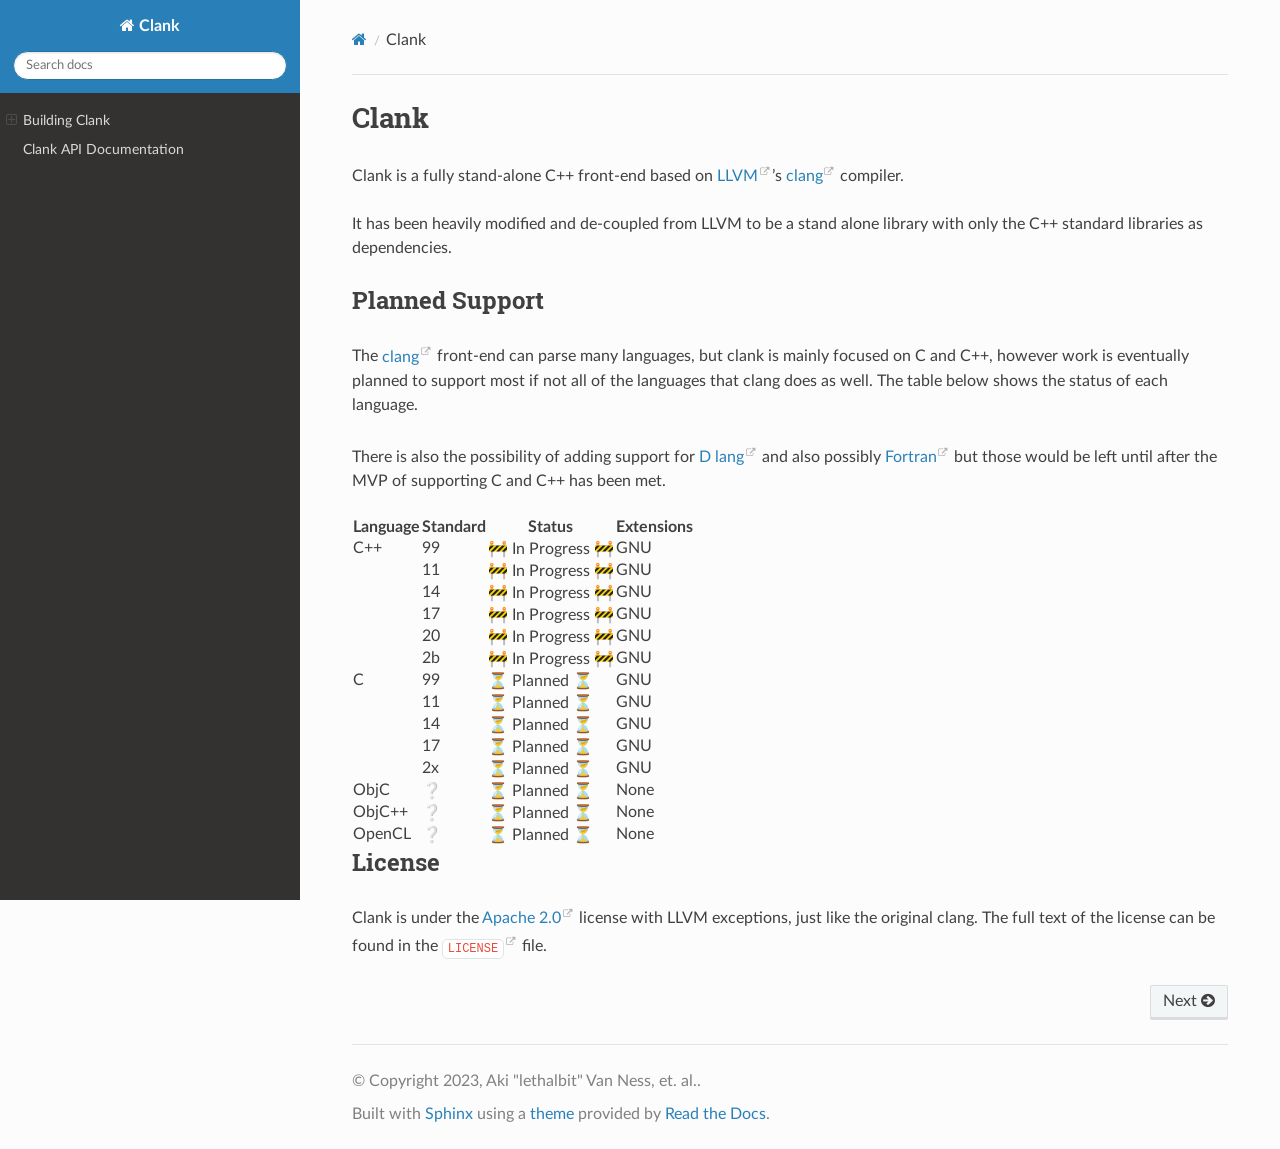
<file: index.html>
<!DOCTYPE html>
<html class="writer-html5" lang="en" >
<head>
  <meta charset="utf-8" /><meta name="generator" content="Docutils 0.18.1: http://docutils.sourceforge.net/" />

  <meta name="viewport" content="width=device-width, initial-scale=1.0" />
  <title>Clank &mdash; Clank 0.0.0 documentation</title>
      <link rel="stylesheet" href="_static/pygments.css" type="text/css" />
      <link rel="stylesheet" href="_static/css/styles.css" type="text/css" />
      <link rel="stylesheet" href="_static/graphviz.css" type="text/css" />
      <link rel="stylesheet" href="_static/platformpicker.css" type="text/css" />
      <link rel="stylesheet" href="_static/css/styles.css" type="text/css" />
    <link rel="canonical" href="https://lethalbit.github.io/clank/index.html" />
  <!--[if lt IE 9]>
    <script src="_static/js/html5shiv.min.js"></script>
  <![endif]-->
  
        <script data-url_root="./" id="documentation_options" src="_static/documentation_options.js"></script>
        <script src="_static/jquery.js"></script>
        <script src="_static/underscore.js"></script>
        <script src="_static/_sphinx_javascript_frameworks_compat.js"></script>
        <script src="_static/doctools.js"></script>
        <script src="_static/sphinx_highlight.js"></script>
        <script src="_static/platformpicker.js"></script>
        <script src="_static/js/mermaid.min.js"></script>
        <script>mermaid.initialize({startOnLoad:true});</script>
    <script src="_static/js/theme.js"></script>
    <link rel="index" title="Index" href="genindex.html" />
    <link rel="search" title="Search" href="search.html" />
    <link rel="next" title="Building Clank" href="building.html" /> 
</head>

<body class="wy-body-for-nav"> 
  <div class="wy-grid-for-nav">
    <nav data-toggle="wy-nav-shift" class="wy-nav-side">
      <div class="wy-side-scroll">
        <div class="wy-side-nav-search" >

          
          
          <a href="#" class="icon icon-home">
            Clank
          </a>
<div role="search">
  <form id="rtd-search-form" class="wy-form" action="search.html" method="get">
    <input type="text" name="q" placeholder="Search docs" aria-label="Search docs" />
    <input type="hidden" name="check_keywords" value="yes" />
    <input type="hidden" name="area" value="default" />
  </form>
</div>
        </div><div class="wy-menu wy-menu-vertical" data-spy="affix" role="navigation" aria-label="Navigation menu">
              <ul>
<li class="toctree-l1"><a class="reference internal" href="building.html">Building Clank</a><ul>
<li class="toctree-l2"><a class="reference internal" href="building.html#system-requirements">System Requirements</a></li>
<li class="toctree-l2"><a class="reference internal" href="building.html#configuring">Configuring</a></li>
<li class="toctree-l2"><a class="reference internal" href="building.html#building">Building</a></li>
<li class="toctree-l2"><a class="reference internal" href="building.html#notes-to-package-maintainers">Notes to Package Maintainers</a></li>
</ul>
</li>
<li class="toctree-l1"><a class="reference internal" href="api/index.html">Clank API Documentation</a></li>
</ul>

        </div>
      </div>
    </nav>

    <section data-toggle="wy-nav-shift" class="wy-nav-content-wrap"><nav class="wy-nav-top" aria-label="Mobile navigation menu" >
          <i data-toggle="wy-nav-top" class="fa fa-bars"></i>
          <a href="#">Clank</a>
      </nav>

      <div class="wy-nav-content">
        <div class="rst-content style-external-links">
          <div role="navigation" aria-label="Page navigation">
  <ul class="wy-breadcrumbs">
      <li><a href="#" class="icon icon-home" aria-label="Home"></a></li>
      <li class="breadcrumb-item active">Clank</li>
      <li class="wy-breadcrumbs-aside">
      </li>
  </ul>
  <hr/>
</div>
          <div role="main" class="document" itemscope="itemscope" itemtype="http://schema.org/Article">
           <div itemprop="articleBody">
             
  <div class="toctree-wrapper compound">
</div>
<section id="clank">
<h1>Clank<a class="headerlink" href="#clank" title="Permalink to this heading"></a></h1>
<p>Clank is a fully stand-alone C++ front-end based on <a class="reference external" href="https://llvm.org/">LLVM</a>’s <a class="reference external" href="https://clang.llvm.org/">clang</a> compiler.</p>
<p>It has been heavily modified and de-coupled from LLVM to be a stand alone library with only the C++ standard libraries as dependencies.</p>
<section id="planned-support">
<h2>Planned Support<a class="headerlink" href="#planned-support" title="Permalink to this heading"></a></h2>
<p>The <a class="reference external" href="https://clang.llvm.org/">clang</a> front-end can parse many languages, but clank is mainly focused on C and C++, however work is eventually planned to support most if not all of the languages that clang does as well. The table below shows the status of each language.</p>
<p>There is also the possibility of adding support for <a class="reference external" href="https://github.com/ldc-developers/ldc">D lang</a> and also possibly <a class="reference external" href="https://flang.llvm.org/docs/">Fortran</a> but those would be left until after the MVP of supporting C and C++ has been met.</p>
<table>
	<thead>
		<tr>
			<th>Language</th>
			<th>Standard</th>
			<th>Status</th>
	  		<th>Extensions</th>
		</tr>
	</thead>
	<tbody>
	<tr>
	  <td rowspan="6">C++</td>
	  <td>99</td>
	  <td>🚧 In Progress 🚧</td>
	  <td>GNU</td>
	</tr>
	<tr>
	  <td>11</td>
	  <td>🚧 In Progress 🚧</td>
	  <td>GNU</td>
	</tr>
	<tr>
	  <td>14</td>
	  <td>🚧 In Progress 🚧</td>
	  <td>GNU</td>
	</tr>
	<tr>
	  <td>17</td>
	  <td>🚧 In Progress 🚧</td>
	  <td>GNU</td>
	</tr>
	<tr>
	  <td>20</td>
	  <td>🚧 In Progress 🚧</td>
	  <td>GNU</td>
	</tr>
	<tr>
	  <td>2b</td>
	  <td>🚧 In Progress 🚧</td>
	  <td>GNU</td>
	</tr>
	<tr>
	  <td rowspan="5">C</td>
	  <td>99</td>
	  <td>⏳ Planned ⏳</td>
	  <td>GNU</td>
	</tr>
	<tr>
	  <td>11</td>
	  <td>⏳ Planned ⏳</td>
	  <td>GNU</td>
	</tr>
	<tr>
	  <td>14</td>
	  <td>⏳ Planned ⏳</td>
	  <td>GNU</td>
	</tr>
	<tr>
	  <td>17</td>
	  <td>⏳ Planned ⏳</td>
	  <td>GNU</td>
	</tr>
	<tr>
	  <td>2x</td>
	  <td>⏳ Planned ⏳</td>
	  <td>GNU</td>
	</tr>
	<tr>
	  <td rowspan="1">ObjC</td>
	  <td>❔</td>
	  <td>⏳ Planned ⏳</td>
	  <td>None</td>
	</tr>
	<tr>
	  <td rowspan="1">ObjC++</td>
	  <td>❔</td>
	  <td>⏳ Planned ⏳</td>
	  <td>None</td>
	</tr>
	<tr>
	  <td rowspan="1">OpenCL</td>
	  <td>❔</td>
	  <td>⏳ Planned ⏳</td>
	  <td>None</td>
	</tr>
	</tbody>
</table>
</section>
<section id="license">
<h2>License<a class="headerlink" href="#license" title="Permalink to this heading"></a></h2>
<p>Clank is under the <a class="reference external" href="https://spdx.org/licenses/Apache-2.0.html">Apache 2.0</a> license with LLVM exceptions, just like the original clang. The full text of the license can be found in the <a class="reference external" href="https://github.com/lethalbit/clank/blob/main/LICENSE"><code class="docutils literal notranslate"><span class="pre">LICENSE</span></code></a> file.</p>
</section>
</section>


           </div>
          </div>
          <footer><div class="rst-footer-buttons" role="navigation" aria-label="Footer">
        <a href="building.html" class="btn btn-neutral float-right" title="Building Clank" accesskey="n" rel="next">Next <span class="fa fa-arrow-circle-right" aria-hidden="true"></span></a>
    </div>

  <hr/>

  <div role="contentinfo">
    <p>&#169; Copyright 2023, Aki &#34;lethalbit&#34; Van Ness, et. al..</p>
  </div>

  Built with <a href="https://www.sphinx-doc.org/">Sphinx</a> using a
    <a href="https://github.com/readthedocs/sphinx_rtd_theme">theme</a>
    provided by <a href="https://readthedocs.org">Read the Docs</a>.
   

</footer>
        </div>
      </div>
    </section>
  </div>
  <script>
      jQuery(function () {
          SphinxRtdTheme.Navigation.enable(true);
      });
  </script> 

</body>
</html>
</file>
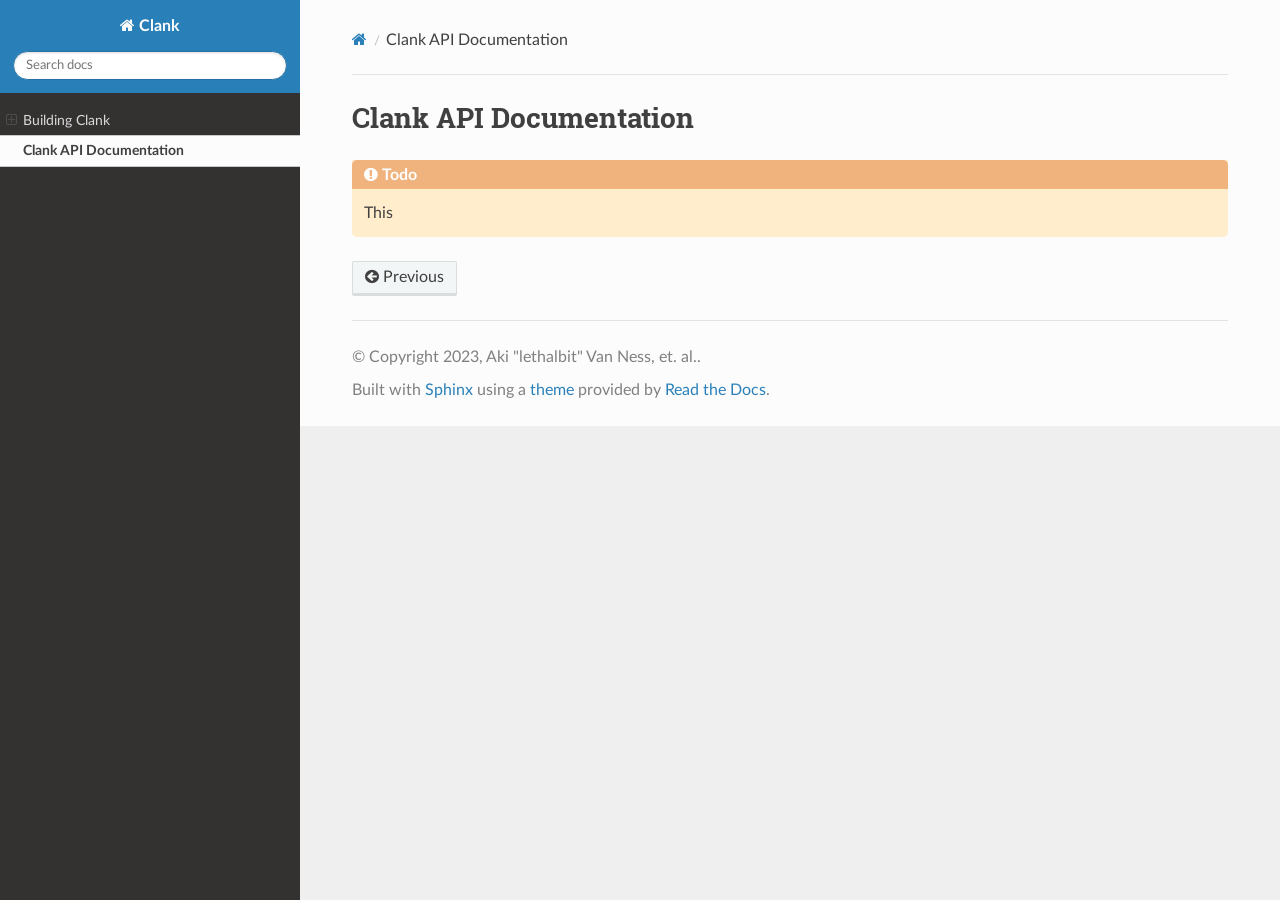
<file: api/index.html>
<!DOCTYPE html>
<html class="writer-html5" lang="en" >
<head>
  <meta charset="utf-8" /><meta name="generator" content="Docutils 0.18.1: http://docutils.sourceforge.net/" />

  <meta name="viewport" content="width=device-width, initial-scale=1.0" />
  <title>Clank API Documentation &mdash; Clank 0.0.0 documentation</title>
      <link rel="stylesheet" href="../_static/pygments.css" type="text/css" />
      <link rel="stylesheet" href="../_static/css/styles.css" type="text/css" />
      <link rel="stylesheet" href="../_static/graphviz.css" type="text/css" />
      <link rel="stylesheet" href="../_static/platformpicker.css" type="text/css" />
      <link rel="stylesheet" href="../_static/css/styles.css" type="text/css" />
    <link rel="canonical" href="https://lethalbit.github.io/clank/api/index.html" />
  <!--[if lt IE 9]>
    <script src="../_static/js/html5shiv.min.js"></script>
  <![endif]-->
  
        <script data-url_root="../" id="documentation_options" src="../_static/documentation_options.js"></script>
        <script src="../_static/jquery.js"></script>
        <script src="../_static/underscore.js"></script>
        <script src="../_static/_sphinx_javascript_frameworks_compat.js"></script>
        <script src="../_static/doctools.js"></script>
        <script src="../_static/sphinx_highlight.js"></script>
        <script src="../_static/platformpicker.js"></script>
        <script src="../_static/js/mermaid.min.js"></script>
        <script>mermaid.initialize({startOnLoad:true});</script>
    <script src="../_static/js/theme.js"></script>
    <link rel="index" title="Index" href="../genindex.html" />
    <link rel="search" title="Search" href="../search.html" />
    <link rel="prev" title="Building Clank" href="../building.html" /> 
</head>

<body class="wy-body-for-nav"> 
  <div class="wy-grid-for-nav">
    <nav data-toggle="wy-nav-shift" class="wy-nav-side">
      <div class="wy-side-scroll">
        <div class="wy-side-nav-search" >

          
          
          <a href="../index.html" class="icon icon-home">
            Clank
          </a>
<div role="search">
  <form id="rtd-search-form" class="wy-form" action="../search.html" method="get">
    <input type="text" name="q" placeholder="Search docs" aria-label="Search docs" />
    <input type="hidden" name="check_keywords" value="yes" />
    <input type="hidden" name="area" value="default" />
  </form>
</div>
        </div><div class="wy-menu wy-menu-vertical" data-spy="affix" role="navigation" aria-label="Navigation menu">
              <ul class="current">
<li class="toctree-l1"><a class="reference internal" href="../building.html">Building Clank</a><ul>
<li class="toctree-l2"><a class="reference internal" href="../building.html#system-requirements">System Requirements</a></li>
<li class="toctree-l2"><a class="reference internal" href="../building.html#configuring">Configuring</a></li>
<li class="toctree-l2"><a class="reference internal" href="../building.html#building">Building</a></li>
<li class="toctree-l2"><a class="reference internal" href="../building.html#notes-to-package-maintainers">Notes to Package Maintainers</a></li>
</ul>
</li>
<li class="toctree-l1 current"><a class="current reference internal" href="#">Clank API Documentation</a></li>
</ul>

        </div>
      </div>
    </nav>

    <section data-toggle="wy-nav-shift" class="wy-nav-content-wrap"><nav class="wy-nav-top" aria-label="Mobile navigation menu" >
          <i data-toggle="wy-nav-top" class="fa fa-bars"></i>
          <a href="../index.html">Clank</a>
      </nav>

      <div class="wy-nav-content">
        <div class="rst-content style-external-links">
          <div role="navigation" aria-label="Page navigation">
  <ul class="wy-breadcrumbs">
      <li><a href="../index.html" class="icon icon-home" aria-label="Home"></a></li>
      <li class="breadcrumb-item active">Clank API Documentation</li>
      <li class="wy-breadcrumbs-aside">
      </li>
  </ul>
  <hr/>
</div>
          <div role="main" class="document" itemscope="itemscope" itemtype="http://schema.org/Article">
           <div itemprop="articleBody">
             
  <div class="toctree-wrapper compound">
</div>
<section id="clank-api-documentation">
<h1>Clank API Documentation<a class="headerlink" href="#clank-api-documentation" title="Permalink to this heading"></a></h1>
<div class="admonition-todo admonition" id="id1">
<p class="admonition-title">Todo</p>
<p>This</p>
</div>
</section>


           </div>
          </div>
          <footer><div class="rst-footer-buttons" role="navigation" aria-label="Footer">
        <a href="../building.html" class="btn btn-neutral float-left" title="Building Clank" accesskey="p" rel="prev"><span class="fa fa-arrow-circle-left" aria-hidden="true"></span> Previous</a>
    </div>

  <hr/>

  <div role="contentinfo">
    <p>&#169; Copyright 2023, Aki &#34;lethalbit&#34; Van Ness, et. al..</p>
  </div>

  Built with <a href="https://www.sphinx-doc.org/">Sphinx</a> using a
    <a href="https://github.com/readthedocs/sphinx_rtd_theme">theme</a>
    provided by <a href="https://readthedocs.org">Read the Docs</a>.
   

</footer>
        </div>
      </div>
    </section>
  </div>
  <script>
      jQuery(function () {
          SphinxRtdTheme.Navigation.enable(true);
      });
  </script> 

</body>
</html>
</file>
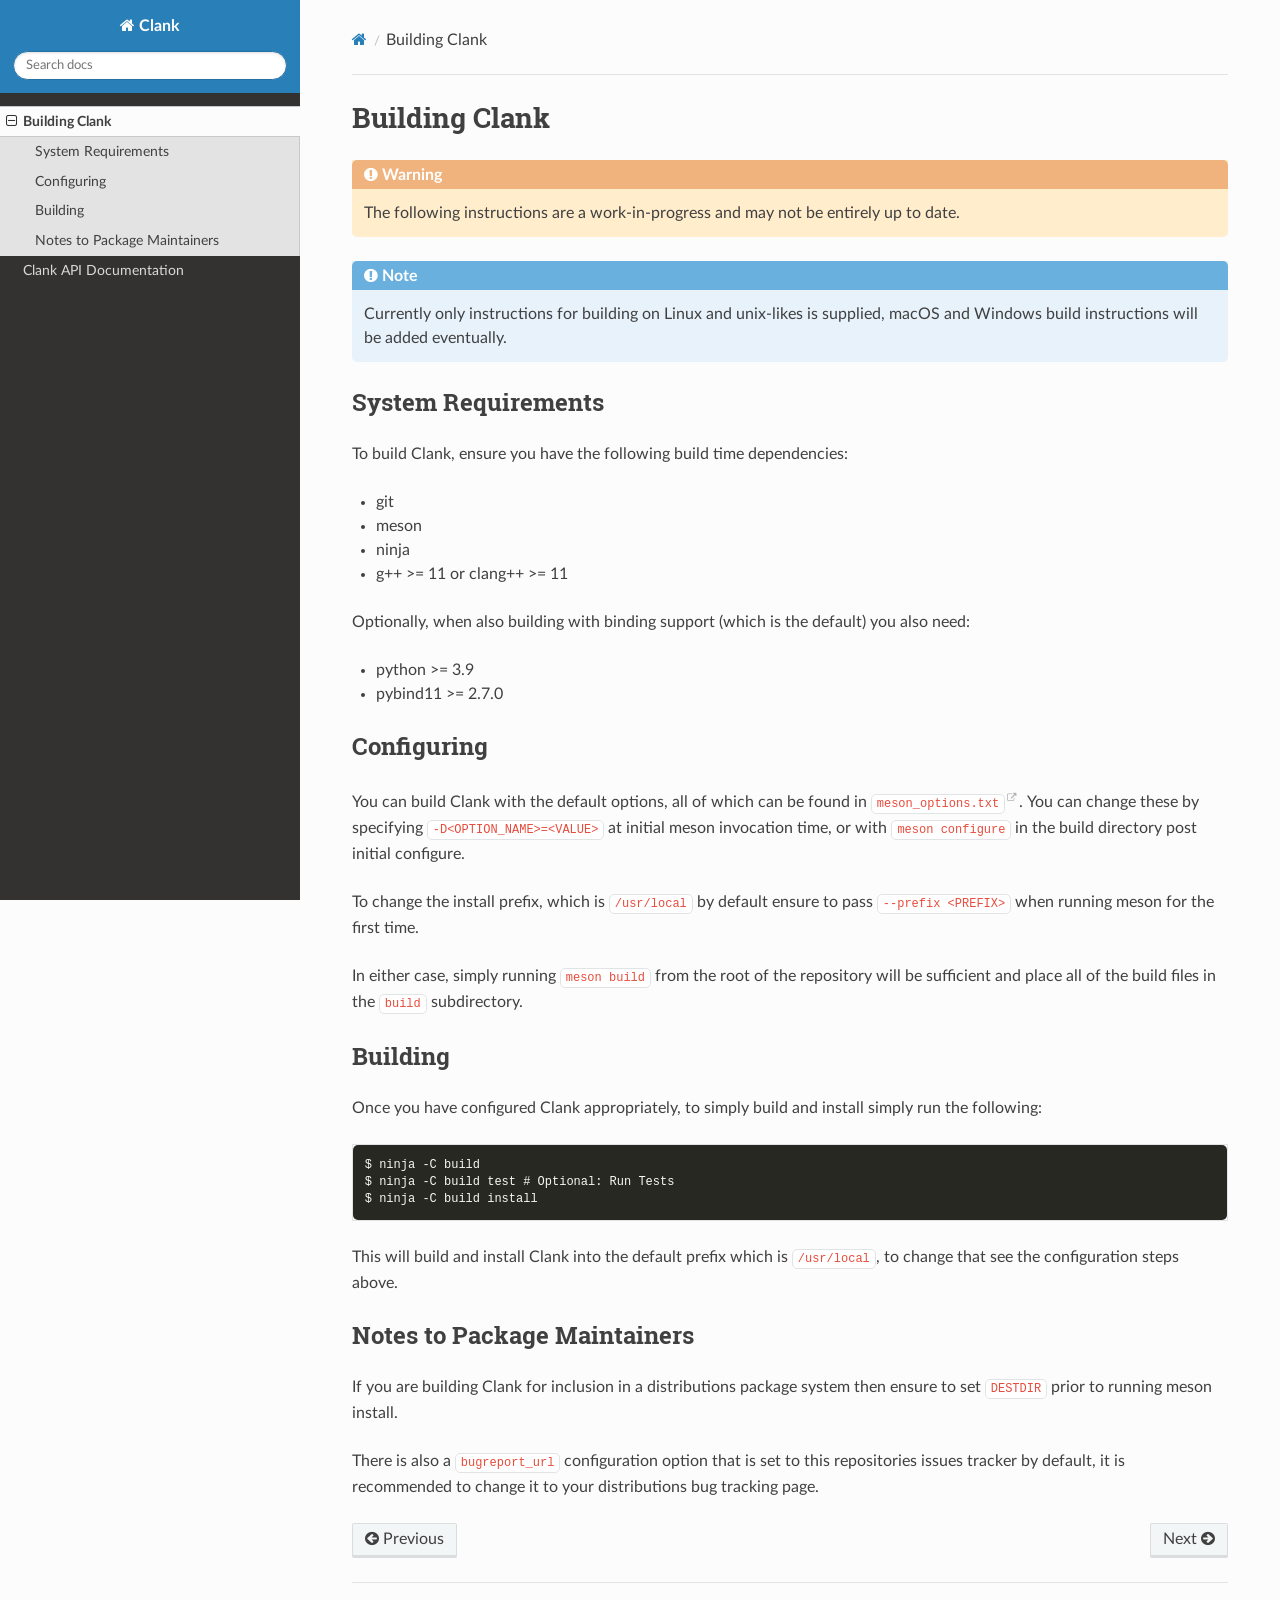
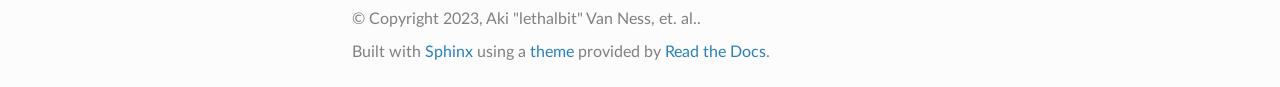
<file: building.html>
<!DOCTYPE html>
<html class="writer-html5" lang="en" >
<head>
  <meta charset="utf-8" /><meta name="generator" content="Docutils 0.18.1: http://docutils.sourceforge.net/" />

  <meta name="viewport" content="width=device-width, initial-scale=1.0" />
  <title>Building Clank &mdash; Clank 0.0.0 documentation</title>
      <link rel="stylesheet" href="_static/pygments.css" type="text/css" />
      <link rel="stylesheet" href="_static/css/styles.css" type="text/css" />
      <link rel="stylesheet" href="_static/graphviz.css" type="text/css" />
      <link rel="stylesheet" href="_static/platformpicker.css" type="text/css" />
      <link rel="stylesheet" href="_static/css/styles.css" type="text/css" />
    <link rel="canonical" href="https://lethalbit.github.io/clank/building.html" />
  <!--[if lt IE 9]>
    <script src="_static/js/html5shiv.min.js"></script>
  <![endif]-->
  
        <script data-url_root="./" id="documentation_options" src="_static/documentation_options.js"></script>
        <script src="_static/jquery.js"></script>
        <script src="_static/underscore.js"></script>
        <script src="_static/_sphinx_javascript_frameworks_compat.js"></script>
        <script src="_static/doctools.js"></script>
        <script src="_static/sphinx_highlight.js"></script>
        <script src="_static/platformpicker.js"></script>
        <script src="_static/js/mermaid.min.js"></script>
        <script>mermaid.initialize({startOnLoad:true});</script>
    <script src="_static/js/theme.js"></script>
    <link rel="index" title="Index" href="genindex.html" />
    <link rel="search" title="Search" href="search.html" />
    <link rel="next" title="Clank API Documentation" href="api/index.html" />
    <link rel="prev" title="Clank" href="index.html" /> 
</head>

<body class="wy-body-for-nav"> 
  <div class="wy-grid-for-nav">
    <nav data-toggle="wy-nav-shift" class="wy-nav-side">
      <div class="wy-side-scroll">
        <div class="wy-side-nav-search" >

          
          
          <a href="index.html" class="icon icon-home">
            Clank
          </a>
<div role="search">
  <form id="rtd-search-form" class="wy-form" action="search.html" method="get">
    <input type="text" name="q" placeholder="Search docs" aria-label="Search docs" />
    <input type="hidden" name="check_keywords" value="yes" />
    <input type="hidden" name="area" value="default" />
  </form>
</div>
        </div><div class="wy-menu wy-menu-vertical" data-spy="affix" role="navigation" aria-label="Navigation menu">
              <ul class="current">
<li class="toctree-l1 current"><a class="current reference internal" href="#">Building Clank</a><ul>
<li class="toctree-l2"><a class="reference internal" href="#system-requirements">System Requirements</a></li>
<li class="toctree-l2"><a class="reference internal" href="#configuring">Configuring</a></li>
<li class="toctree-l2"><a class="reference internal" href="#building">Building</a></li>
<li class="toctree-l2"><a class="reference internal" href="#notes-to-package-maintainers">Notes to Package Maintainers</a></li>
</ul>
</li>
<li class="toctree-l1"><a class="reference internal" href="api/index.html">Clank API Documentation</a></li>
</ul>

        </div>
      </div>
    </nav>

    <section data-toggle="wy-nav-shift" class="wy-nav-content-wrap"><nav class="wy-nav-top" aria-label="Mobile navigation menu" >
          <i data-toggle="wy-nav-top" class="fa fa-bars"></i>
          <a href="index.html">Clank</a>
      </nav>

      <div class="wy-nav-content">
        <div class="rst-content style-external-links">
          <div role="navigation" aria-label="Page navigation">
  <ul class="wy-breadcrumbs">
      <li><a href="index.html" class="icon icon-home" aria-label="Home"></a></li>
      <li class="breadcrumb-item active">Building Clank</li>
      <li class="wy-breadcrumbs-aside">
      </li>
  </ul>
  <hr/>
</div>
          <div role="main" class="document" itemscope="itemscope" itemtype="http://schema.org/Article">
           <div itemprop="articleBody">
             
  <section id="building-clank">
<h1>Building Clank<a class="headerlink" href="#building-clank" title="Permalink to this heading"></a></h1>
<div class="admonition warning">
<p class="admonition-title">Warning</p>
<p>The following instructions are a work-in-progress and may not be entirely up to date.</p>
</div>
<div class="admonition note">
<p class="admonition-title">Note</p>
<p>Currently only instructions for building on Linux and unix-likes is supplied, macOS and Windows build instructions will be added eventually.</p>
</div>
<section id="system-requirements">
<h2>System Requirements<a class="headerlink" href="#system-requirements" title="Permalink to this heading"></a></h2>
<p>To build Clank, ensure you have the following build time dependencies:</p>
<ul class="simple">
<li><p>git</p></li>
<li><p>meson</p></li>
<li><p>ninja</p></li>
<li><p>g++ &gt;= 11 or clang++ &gt;= 11</p></li>
</ul>
<p>Optionally, when also building with binding support (which is the default) you also need:</p>
<ul class="simple">
<li><p>python &gt;= 3.9</p></li>
<li><p>pybind11 &gt;= 2.7.0</p></li>
</ul>
</section>
<section id="configuring">
<h2>Configuring<a class="headerlink" href="#configuring" title="Permalink to this heading"></a></h2>
<p>You can build Clank with the default options, all of which can be found in <a class="reference external" href="https://github.com/lethalbit/clank/blob/main/meson_options.txt"><code class="docutils literal notranslate"><span class="pre">meson_options.txt</span></code></a>. You can change these by specifying <code class="docutils literal notranslate"><span class="pre">-D&lt;OPTION_NAME&gt;=&lt;VALUE&gt;</span></code> at initial meson invocation time, or with <code class="docutils literal notranslate"><span class="pre">meson</span> <span class="pre">configure</span></code> in the build directory post initial configure.</p>
<p>To change the install prefix, which is <code class="docutils literal notranslate"><span class="pre">/usr/local</span></code> by default ensure to pass <code class="docutils literal notranslate"><span class="pre">--prefix</span> <span class="pre">&lt;PREFIX&gt;</span></code> when running meson for the first time.</p>
<p>In either case, simply running <code class="docutils literal notranslate"><span class="pre">meson</span> <span class="pre">build</span></code> from the root of the repository will be sufficient and place all of the build files in the <code class="docutils literal notranslate"><span class="pre">build</span></code> subdirectory.</p>
</section>
<section id="building">
<h2>Building<a class="headerlink" href="#building" title="Permalink to this heading"></a></h2>
<p>Once you have configured Clank appropriately, to simply build and install simply run the following:</p>
<div class="highlight-default notranslate"><div class="highlight"><pre><span></span>$ ninja -C build
$ ninja -C build test # Optional: Run Tests
$ ninja -C build install
</pre></div>
</div>
<p>This will build and install Clank into the default prefix which is <code class="docutils literal notranslate"><span class="pre">/usr/local</span></code>, to change that see the configuration steps above.</p>
</section>
<section id="notes-to-package-maintainers">
<h2>Notes to Package Maintainers<a class="headerlink" href="#notes-to-package-maintainers" title="Permalink to this heading"></a></h2>
<p>If you are building Clank for inclusion in a distributions package system then ensure to set <code class="docutils literal notranslate"><span class="pre">DESTDIR</span></code> prior to running meson install.</p>
<p>There is also a <code class="docutils literal notranslate"><span class="pre">bugreport_url</span></code> configuration option that is set to this repositories issues tracker by default, it is recommended to change it to your distributions bug tracking page.</p>
</section>
</section>


           </div>
          </div>
          <footer><div class="rst-footer-buttons" role="navigation" aria-label="Footer">
        <a href="index.html" class="btn btn-neutral float-left" title="Clank" accesskey="p" rel="prev"><span class="fa fa-arrow-circle-left" aria-hidden="true"></span> Previous</a>
        <a href="api/index.html" class="btn btn-neutral float-right" title="Clank API Documentation" accesskey="n" rel="next">Next <span class="fa fa-arrow-circle-right" aria-hidden="true"></span></a>
    </div>

  <hr/>

  <div role="contentinfo">
    <p>&#169; Copyright 2023, Aki &#34;lethalbit&#34; Van Ness, et. al..</p>
  </div>

  Built with <a href="https://www.sphinx-doc.org/">Sphinx</a> using a
    <a href="https://github.com/readthedocs/sphinx_rtd_theme">theme</a>
    provided by <a href="https://readthedocs.org">Read the Docs</a>.
   

</footer>
        </div>
      </div>
    </section>
  </div>
  <script>
      jQuery(function () {
          SphinxRtdTheme.Navigation.enable(true);
      });
  </script> 

</body>
</html>
</file>
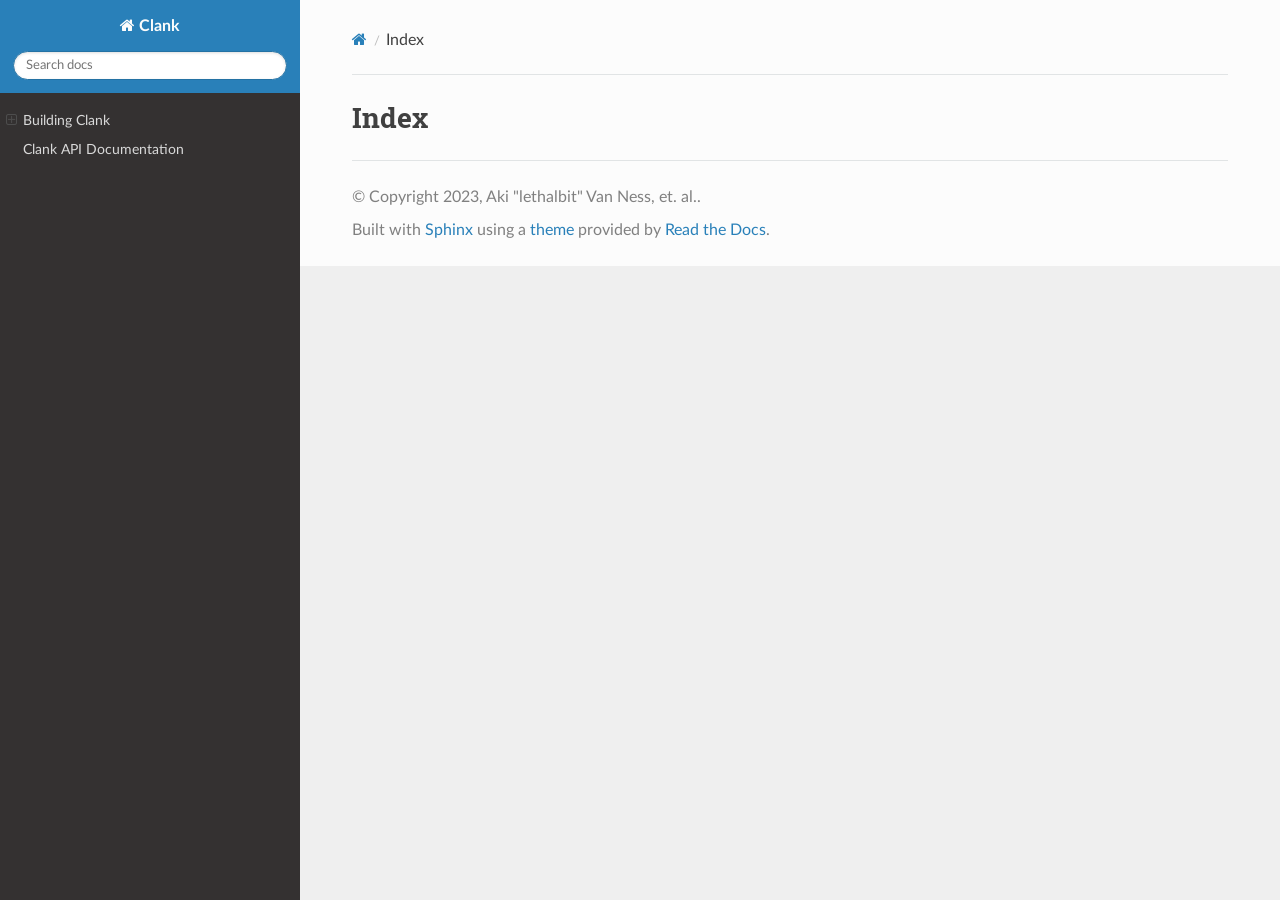
<file: genindex.html>
<!DOCTYPE html>
<html class="writer-html5" lang="en" >
<head>
  <meta charset="utf-8" />
  <meta name="viewport" content="width=device-width, initial-scale=1.0" />
  <title>Index &mdash; Clank 0.0.0 documentation</title>
      <link rel="stylesheet" href="_static/pygments.css" type="text/css" />
      <link rel="stylesheet" href="_static/css/styles.css" type="text/css" />
      <link rel="stylesheet" href="_static/graphviz.css" type="text/css" />
      <link rel="stylesheet" href="_static/platformpicker.css" type="text/css" />
      <link rel="stylesheet" href="_static/css/styles.css" type="text/css" />
    <link rel="canonical" href="https://lethalbit.github.io/clank/genindex.html" />
  <!--[if lt IE 9]>
    <script src="_static/js/html5shiv.min.js"></script>
  <![endif]-->
  
        <script data-url_root="./" id="documentation_options" src="_static/documentation_options.js"></script>
        <script src="_static/jquery.js"></script>
        <script src="_static/underscore.js"></script>
        <script src="_static/_sphinx_javascript_frameworks_compat.js"></script>
        <script src="_static/doctools.js"></script>
        <script src="_static/sphinx_highlight.js"></script>
        <script src="_static/platformpicker.js"></script>
        <script src="_static/js/mermaid.min.js"></script>
        <script>mermaid.initialize({startOnLoad:true});</script>
    <script src="_static/js/theme.js"></script>
    <link rel="index" title="Index" href="#" />
    <link rel="search" title="Search" href="search.html" /> 
</head>

<body class="wy-body-for-nav"> 
  <div class="wy-grid-for-nav">
    <nav data-toggle="wy-nav-shift" class="wy-nav-side">
      <div class="wy-side-scroll">
        <div class="wy-side-nav-search" >

          
          
          <a href="index.html" class="icon icon-home">
            Clank
          </a>
<div role="search">
  <form id="rtd-search-form" class="wy-form" action="search.html" method="get">
    <input type="text" name="q" placeholder="Search docs" aria-label="Search docs" />
    <input type="hidden" name="check_keywords" value="yes" />
    <input type="hidden" name="area" value="default" />
  </form>
</div>
        </div><div class="wy-menu wy-menu-vertical" data-spy="affix" role="navigation" aria-label="Navigation menu">
              <ul>
<li class="toctree-l1"><a class="reference internal" href="building.html">Building Clank</a><ul>
<li class="toctree-l2"><a class="reference internal" href="building.html#system-requirements">System Requirements</a></li>
<li class="toctree-l2"><a class="reference internal" href="building.html#configuring">Configuring</a></li>
<li class="toctree-l2"><a class="reference internal" href="building.html#building">Building</a></li>
<li class="toctree-l2"><a class="reference internal" href="building.html#notes-to-package-maintainers">Notes to Package Maintainers</a></li>
</ul>
</li>
<li class="toctree-l1"><a class="reference internal" href="api/index.html">Clank API Documentation</a></li>
</ul>

        </div>
      </div>
    </nav>

    <section data-toggle="wy-nav-shift" class="wy-nav-content-wrap"><nav class="wy-nav-top" aria-label="Mobile navigation menu" >
          <i data-toggle="wy-nav-top" class="fa fa-bars"></i>
          <a href="index.html">Clank</a>
      </nav>

      <div class="wy-nav-content">
        <div class="rst-content style-external-links">
          <div role="navigation" aria-label="Page navigation">
  <ul class="wy-breadcrumbs">
      <li><a href="index.html" class="icon icon-home" aria-label="Home"></a></li>
      <li class="breadcrumb-item active">Index</li>
      <li class="wy-breadcrumbs-aside">
      </li>
  </ul>
  <hr/>
</div>
          <div role="main" class="document" itemscope="itemscope" itemtype="http://schema.org/Article">
           <div itemprop="articleBody">
             

<h1 id="index">Index</h1>

<div class="genindex-jumpbox">
 
</div>


           </div>
          </div>
          <footer>

  <hr/>

  <div role="contentinfo">
    <p>&#169; Copyright 2023, Aki &#34;lethalbit&#34; Van Ness, et. al..</p>
  </div>

  Built with <a href="https://www.sphinx-doc.org/">Sphinx</a> using a
    <a href="https://github.com/readthedocs/sphinx_rtd_theme">theme</a>
    provided by <a href="https://readthedocs.org">Read the Docs</a>.
   

</footer>
        </div>
      </div>
    </section>
  </div>
  <script>
      jQuery(function () {
          SphinxRtdTheme.Navigation.enable(true);
      });
  </script> 

</body>
</html>
</file>
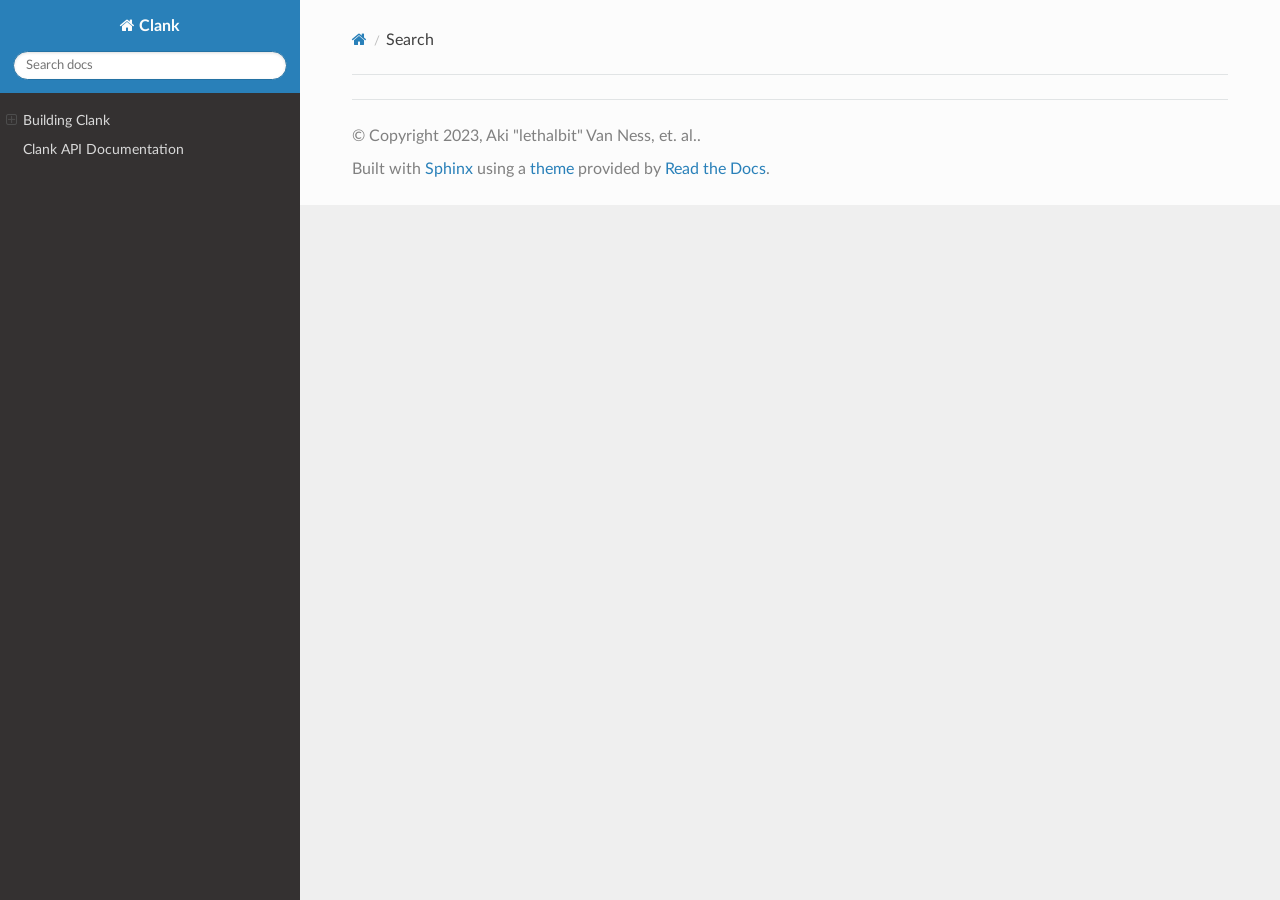
<file: search.html>
<!DOCTYPE html>
<html class="writer-html5" lang="en" >
<head>
  <meta charset="utf-8" />
  <meta name="viewport" content="width=device-width, initial-scale=1.0" />
  <title>Search &mdash; Clank 0.0.0 documentation</title>
      <link rel="stylesheet" href="_static/pygments.css" type="text/css" />
      <link rel="stylesheet" href="_static/css/styles.css" type="text/css" />
      <link rel="stylesheet" href="_static/graphviz.css" type="text/css" />
      <link rel="stylesheet" href="_static/platformpicker.css" type="text/css" />
      <link rel="stylesheet" href="_static/css/styles.css" type="text/css" />
    <link rel="canonical" href="https://lethalbit.github.io/clank/search.html" />
    
  <!--[if lt IE 9]>
    <script src="_static/js/html5shiv.min.js"></script>
  <![endif]-->
  
        <script data-url_root="./" id="documentation_options" src="_static/documentation_options.js"></script>
        <script src="_static/jquery.js"></script>
        <script src="_static/underscore.js"></script>
        <script src="_static/_sphinx_javascript_frameworks_compat.js"></script>
        <script src="_static/doctools.js"></script>
        <script src="_static/sphinx_highlight.js"></script>
        <script src="_static/platformpicker.js"></script>
        <script src="_static/js/mermaid.min.js"></script>
        <script>mermaid.initialize({startOnLoad:true});</script>
    <script src="_static/js/theme.js"></script>
    <script src="_static/searchtools.js"></script>
    <script src="_static/language_data.js"></script>
    <link rel="index" title="Index" href="genindex.html" />
    <link rel="search" title="Search" href="#" /> 
</head>

<body class="wy-body-for-nav"> 
  <div class="wy-grid-for-nav">
    <nav data-toggle="wy-nav-shift" class="wy-nav-side">
      <div class="wy-side-scroll">
        <div class="wy-side-nav-search" >

          
          
          <a href="index.html" class="icon icon-home">
            Clank
          </a>
<div role="search">
  <form id="rtd-search-form" class="wy-form" action="#" method="get">
    <input type="text" name="q" placeholder="Search docs" aria-label="Search docs" />
    <input type="hidden" name="check_keywords" value="yes" />
    <input type="hidden" name="area" value="default" />
  </form>
</div>
        </div><div class="wy-menu wy-menu-vertical" data-spy="affix" role="navigation" aria-label="Navigation menu">
              <ul>
<li class="toctree-l1"><a class="reference internal" href="building.html">Building Clank</a><ul>
<li class="toctree-l2"><a class="reference internal" href="building.html#system-requirements">System Requirements</a></li>
<li class="toctree-l2"><a class="reference internal" href="building.html#configuring">Configuring</a></li>
<li class="toctree-l2"><a class="reference internal" href="building.html#building">Building</a></li>
<li class="toctree-l2"><a class="reference internal" href="building.html#notes-to-package-maintainers">Notes to Package Maintainers</a></li>
</ul>
</li>
<li class="toctree-l1"><a class="reference internal" href="api/index.html">Clank API Documentation</a></li>
</ul>

        </div>
      </div>
    </nav>

    <section data-toggle="wy-nav-shift" class="wy-nav-content-wrap"><nav class="wy-nav-top" aria-label="Mobile navigation menu" >
          <i data-toggle="wy-nav-top" class="fa fa-bars"></i>
          <a href="index.html">Clank</a>
      </nav>

      <div class="wy-nav-content">
        <div class="rst-content style-external-links">
          <div role="navigation" aria-label="Page navigation">
  <ul class="wy-breadcrumbs">
      <li><a href="index.html" class="icon icon-home" aria-label="Home"></a></li>
      <li class="breadcrumb-item active">Search</li>
      <li class="wy-breadcrumbs-aside">
      </li>
  </ul>
  <hr/>
</div>
          <div role="main" class="document" itemscope="itemscope" itemtype="http://schema.org/Article">
           <div itemprop="articleBody">
             
  <noscript>
  <div id="fallback" class="admonition warning">
    <p class="last">
      Please activate JavaScript to enable the search functionality.
    </p>
  </div>
  </noscript>

  
  <div id="search-results">
  
  </div>

           </div>
          </div>
          <footer>

  <hr/>

  <div role="contentinfo">
    <p>&#169; Copyright 2023, Aki &#34;lethalbit&#34; Van Ness, et. al..</p>
  </div>

  Built with <a href="https://www.sphinx-doc.org/">Sphinx</a> using a
    <a href="https://github.com/readthedocs/sphinx_rtd_theme">theme</a>
    provided by <a href="https://readthedocs.org">Read the Docs</a>.
   

</footer>
        </div>
      </div>
    </section>
  </div>
  <script>
      jQuery(function () {
          SphinxRtdTheme.Navigation.enable(true);
      });
  </script>
  <script>
    jQuery(function() { Search.loadIndex("searchindex.js"); });
  </script>
  
  <script id="searchindexloader"></script>
   


</body>
</html>
</file>
<file: _static/pygments.css>
pre { line-height: 125%; }
td.linenos .normal { color: inherit; background-color: transparent; padding-left: 5px; padding-right: 5px; }
span.linenos { color: inherit; background-color: transparent; padding-left: 5px; padding-right: 5px; }
td.linenos .special { color: #000000; background-color: #ffffc0; padding-left: 5px; padding-right: 5px; }
span.linenos.special { color: #000000; background-color: #ffffc0; padding-left: 5px; padding-right: 5px; }
.highlight .hll { background-color: #49483e }
.highlight { background: #272822; color: #f8f8f2 }
.highlight .c { color: #75715e } /* Comment */
.highlight .err { color: #960050; background-color: #1e0010 } /* Error */
.highlight .esc { color: #f8f8f2 } /* Escape */
.highlight .g { color: #f8f8f2 } /* Generic */
.highlight .k { color: #66d9ef } /* Keyword */
.highlight .l { color: #ae81ff } /* Literal */
.highlight .n { color: #f8f8f2 } /* Name */
.highlight .o { color: #f92672 } /* Operator */
.highlight .x { color: #f8f8f2 } /* Other */
.highlight .p { color: #f8f8f2 } /* Punctuation */
.highlight .ch { color: #75715e } /* Comment.Hashbang */
.highlight .cm { color: #75715e } /* Comment.Multiline */
.highlight .cp { color: #75715e } /* Comment.Preproc */
.highlight .cpf { color: #75715e } /* Comment.PreprocFile */
.highlight .c1 { color: #75715e } /* Comment.Single */
.highlight .cs { color: #75715e } /* Comment.Special */
.highlight .gd { color: #f92672 } /* Generic.Deleted */
.highlight .ge { color: #f8f8f2; font-style: italic } /* Generic.Emph */
.highlight .gr { color: #f8f8f2 } /* Generic.Error */
.highlight .gh { color: #f8f8f2 } /* Generic.Heading */
.highlight .gi { color: #a6e22e } /* Generic.Inserted */
.highlight .go { color: #66d9ef } /* Generic.Output */
.highlight .gp { color: #f92672; font-weight: bold } /* Generic.Prompt */
.highlight .gs { color: #f8f8f2; font-weight: bold } /* Generic.Strong */
.highlight .gu { color: #75715e } /* Generic.Subheading */
.highlight .gt { color: #f8f8f2 } /* Generic.Traceback */
.highlight .kc { color: #66d9ef } /* Keyword.Constant */
.highlight .kd { color: #66d9ef } /* Keyword.Declaration */
.highlight .kn { color: #f92672 } /* Keyword.Namespace */
.highlight .kp { color: #66d9ef } /* Keyword.Pseudo */
.highlight .kr { color: #66d9ef } /* Keyword.Reserved */
.highlight .kt { color: #66d9ef } /* Keyword.Type */
.highlight .ld { color: #e6db74 } /* Literal.Date */
.highlight .m { color: #ae81ff } /* Literal.Number */
.highlight .s { color: #e6db74 } /* Literal.String */
.highlight .na { color: #a6e22e } /* Name.Attribute */
.highlight .nb { color: #f8f8f2 } /* Name.Builtin */
.highlight .nc { color: #a6e22e } /* Name.Class */
.highlight .no { color: #66d9ef } /* Name.Constant */
.highlight .nd { color: #a6e22e } /* Name.Decorator */
.highlight .ni { color: #f8f8f2 } /* Name.Entity */
.highlight .ne { color: #a6e22e } /* Name.Exception */
.highlight .nf { color: #a6e22e } /* Name.Function */
.highlight .nl { color: #f8f8f2 } /* Name.Label */
.highlight .nn { color: #f8f8f2 } /* Name.Namespace */
.highlight .nx { color: #a6e22e } /* Name.Other */
.highlight .py { color: #f8f8f2 } /* Name.Property */
.highlight .nt { color: #f92672 } /* Name.Tag */
.highlight .nv { color: #f8f8f2 } /* Name.Variable */
.highlight .ow { color: #f92672 } /* Operator.Word */
.highlight .pm { color: #f8f8f2 } /* Punctuation.Marker */
.highlight .w { color: #f8f8f2 } /* Text.Whitespace */
.highlight .mb { color: #ae81ff } /* Literal.Number.Bin */
.highlight .mf { color: #ae81ff } /* Literal.Number.Float */
.highlight .mh { color: #ae81ff } /* Literal.Number.Hex */
.highlight .mi { color: #ae81ff } /* Literal.Number.Integer */
.highlight .mo { color: #ae81ff } /* Literal.Number.Oct */
.highlight .sa { color: #e6db74 } /* Literal.String.Affix */
.highlight .sb { color: #e6db74 } /* Literal.String.Backtick */
.highlight .sc { color: #e6db74 } /* Literal.String.Char */
.highlight .dl { color: #e6db74 } /* Literal.String.Delimiter */
.highlight .sd { color: #e6db74 } /* Literal.String.Doc */
.highlight .s2 { color: #e6db74 } /* Literal.String.Double */
.highlight .se { color: #ae81ff } /* Literal.String.Escape */
.highlight .sh { color: #e6db74 } /* Literal.String.Heredoc */
.highlight .si { color: #e6db74 } /* Literal.String.Interpol */
.highlight .sx { color: #e6db74 } /* Literal.String.Other */
.highlight .sr { color: #e6db74 } /* Literal.String.Regex */
.highlight .s1 { color: #e6db74 } /* Literal.String.Single */
.highlight .ss { color: #e6db74 } /* Literal.String.Symbol */
.highlight .bp { color: #f8f8f2 } /* Name.Builtin.Pseudo */
.highlight .fm { color: #a6e22e } /* Name.Function.Magic */
.highlight .vc { color: #f8f8f2 } /* Name.Variable.Class */
.highlight .vg { color: #f8f8f2 } /* Name.Variable.Global */
.highlight .vi { color: #f8f8f2 } /* Name.Variable.Instance */
.highlight .vm { color: #f8f8f2 } /* Name.Variable.Magic */
.highlight .il { color: #ae81ff } /* Literal.Number.Integer.Long */
</file>
<file: _static/css/styles.css>
@import 'theme.css';
/* for the Read the Docs theme */
@import url('https://fonts.googleapis.com/css2?family=Overpass+Mono:wght@300;400&display=swap');

div.wy-nav-content {
    padding: 1.618em 3.236em;
    height: 100%;
    max-width: 1000px;
    margin: auto;
}

div.highlight {
    border-radius: 5px;
}

div.admonition {
    border-radius: 0px 0px 5px 5px;
}

p.admonition-title {
    border-radius: 5px 5px 0px 0px;
}

code.literal {
    border-radius: 5px;
}
</file>
<file: _static/graphviz.css>
/*
 * graphviz.css
 * ~~~~~~~~~~~~
 *
 * Sphinx stylesheet -- graphviz extension.
 *
 * :copyright: Copyright 2007-2022 by the Sphinx team, see AUTHORS.
 * :license: BSD, see LICENSE for details.
 *
 */

img.graphviz {
    border: 0;
    max-width: 100%;
}

object.graphviz {
    max-width: 100%;
}
</file>
<file: _static/platformpicker.css>
.platform-picker {
    margin: 10px 0 20px 0;
}
.platform-selector {
    display:block;
    list-style-type: none;
    margin: 0 0 10px;
    padding: 0;
    line-height: normal;
    overflow: auto;
}
.platform-selector li {
    display: block;
    cursor: pointer;
    font-weight: bold;
    margin: 0 5px 0 0;
    padding: 5px 10px;
    float: left;
    background-color: #999;
    color: #fff;
    -moz-border-radius: 5px;
    -webkit-border-radius: 5px;
    border-radius: 5px;
    -khtml-border-radius: 5px;
}
.rst-content .section .platform-selector,
.rst-content section .platform-selector,
.rst-content .toctree-wrapper .platform-selector,
article .platform-selector {
    line-height: normal;
    margin: -15px 0 10px;
}
.rst-content .section .platform-selector li,
.rst-content section .platform-selector li,
.rst-content section .platform-selector ul li,
.rst-content .toctree-wrapper .platform-selector li,
article .platform-selector li {
    margin-left: 0;
}
.platform-selector li:hover {
    background-color: #777;
}
.platform-selector li.selected {
    background-color: #2980b9;
}
.platform-selector li.selected:hover {
    background-color: #333;
}
.platform-choice {
    clear: both;
}
</file>
